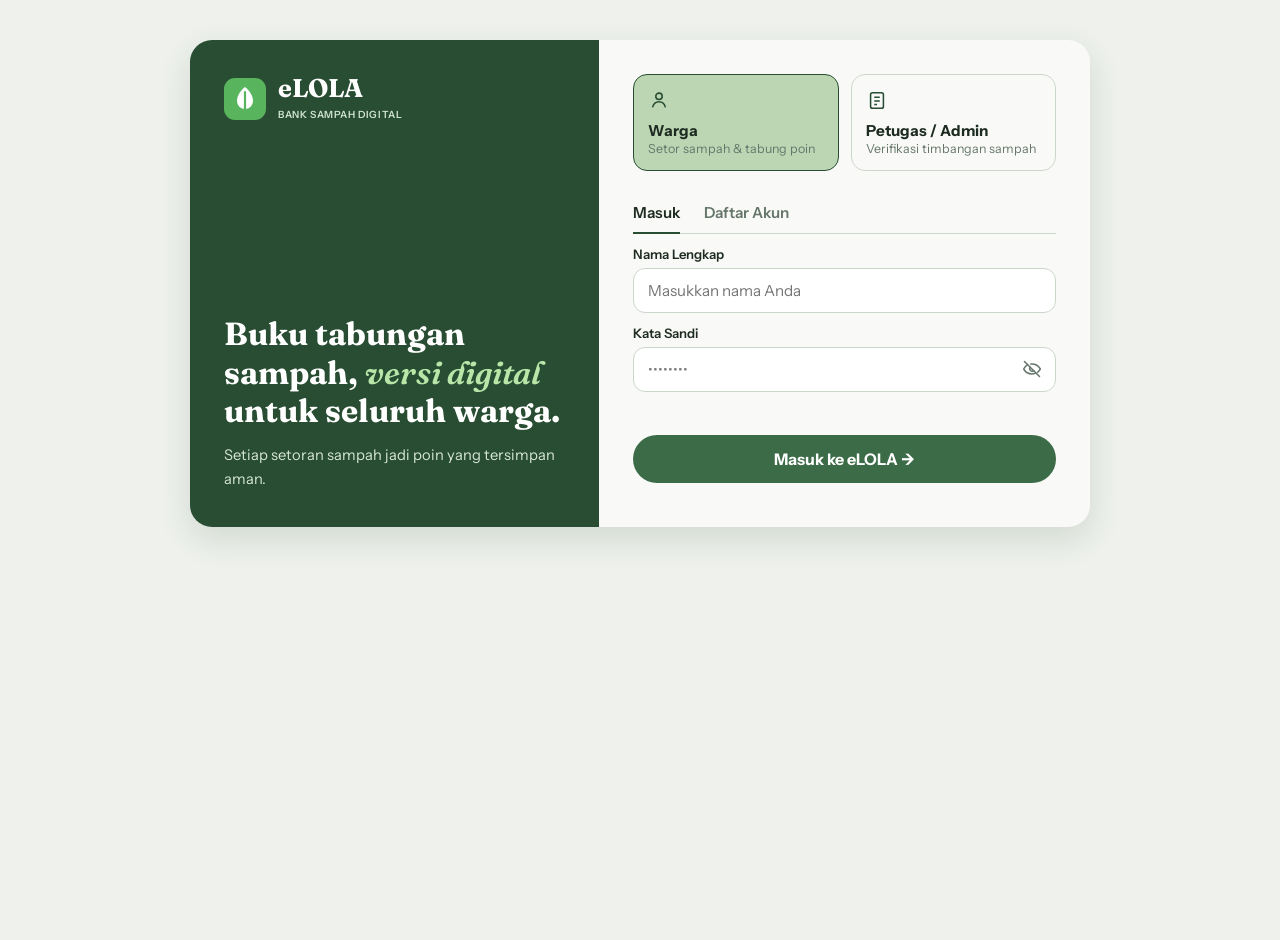
<file: index.html>
<!DOCTYPE html>
<html lang="id">
<head>
  <meta charset="UTF-8">
  <meta name="viewport" content="width=device-width, initial-scale=1">
  <title>eLOLA – Masuk & Daftar</title>
  <link rel="stylesheet" href="https://fonts.googleapis.com/css2?family=Fraunces:ital,opsz,wght@0,9..144,700;1,9..144,600&family=Instrument+Sans:wght@400;500;600;700&display=swap">
  <link rel="stylesheet" href="css/style.css">
</head>
<body>

<main class="kartu">
  <section class="kiri">
    <div class="logo">
      <svg viewBox="0 0 42 42" aria-hidden="true">
        <rect width="42" height="42" rx="11" fill="#58b45d"/>
        <path d="M21 9c-6 5-8 10-8 14a8 8 0 0 0 16 0c0-4-2-9-8-14z" fill="#fff"/>
        <path d="M21 14v17" stroke="#58b45d" stroke-width="2.2" stroke-linecap="round"/>
      </svg>
      <div><b>eLOLA</b><small>Bank Sampah Digital</small></div>
    </div>
    <div>
      <h2>Buku tabungan sampah, <em>versi digital</em> untuk seluruh warga.</h2>
      <p>Setiap setoran sampah jadi poin yang tersimpan aman.</p>
    </div>
  </section>

  <section class="kanan">
    <div class="peran" role="group">
      <button type="button" id="pWarga" class="aktif">
        <svg viewBox="0 0 24 24"><circle cx="12" cy="8" r="3.5"/><path d="M5 20c1-4 4-6 7-6s6 2 7 6"/></svg>
        <b>Warga</b><span>Setor sampah &amp; tabung poin</span>
      </button>
      <button type="button" id="pPetugas">
        <svg viewBox="0 0 24 24"><rect x="5" y="4" width="14" height="17" rx="2"/><path d="M9 9h6M9 13h6M9 17h3"/></svg>
        <b>Petugas / Admin</b><span>Verifikasi timbangan sampah</span>
      </button>
    </div>

    <div class="tab">
      <button type="button" id="tMasuk" class="aktif">Masuk</button>
      <button type="button" id="tDaftar">Daftar Akun</button>
    </div>

    <form id="fMasuk" novalidate>
      <label for="idMasuk" id="lblIdMasuk">Nama Lengkap</label>
      <input id="idMasuk" type="text" autocomplete="username" placeholder="Masukkan nama Anda">
      <label for="sMasuk">Kata Sandi</label>
      <div class="sandi">
        <input id="sMasuk" type="password" autocomplete="current-password" placeholder="••••••••">
        <button type="button" class="lihat" data-t="sMasuk">
          <svg class="mata-tutup" viewBox="0 0 24 24"><path d="M3 3l18 18"/><path d="M10.6 6.1A10.6 10.6 0 0 1 12 6c6.5 0 10 6 10 6a17 17 0 0 1-3.2 3.9M6.6 6.7C3.9 8.5 2 12 2 12s3.5 6 10 6c1.6 0 3-.4 4.3-1"/><path d="M9.9 9.9a3 3 0 0 0 4.2 4.2"/></svg>
          <svg class="mata-buka" viewBox="0 0 24 24"><path d="M2 12s3.5-6 10-6 10 6 10 6-3.5 6-10 6S2 12 2 12z"/><circle cx="12" cy="12" r="3"/></svg>
        </button>
      </div>
      <p class="pesan" id="pMasuk"></p>
      <button class="tombol" id="btnMasuk" type="submit">Masuk ke eLOLA →</button>
    </form>

    <form id="fDaftar" class="hidden" novalidate>
      <label for="nama">Nama Lengkap</label>
      <input id="nama" type="text" autocomplete="name" placeholder="Contoh: Budi Santoso">
      <label for="rt">Nomor RT</label>
      <select id="rt">
        <option value="">Pilih RT</option>
        <option value="RT 01">RT 01</option>
        <option value="RT 02">RT 02</option>
        <option value="RT 03" selected>RT 03</option>
        <option value="RT 04">RT 04</option>
        <option value="RT 05">RT 05</option>
      </select>
      <label for="sDaftar">Kata Sandi (minimal 6 karakter)</label>
      <div class="sandi">
        <input id="sDaftar" type="password" autocomplete="new-password" placeholder="••••••••">
        <button type="button" class="lihat" data-t="sDaftar">
          <svg class="mata-tutup" viewBox="0 0 24 24"><path d="M3 3l18 18"/><path d="M10.6 6.1A10.6 10.6 0 0 1 12 6c6.5 0 10 6 10 6a17 17 0 0 1-3.2 3.9M6.6 6.7C3.9 8.5 2 12 2 12s3.5 6 10 6c1.6 0 3-.4 4.3-1"/><path d="M9.9 9.9a3 3 0 0 0 4.2 4.2"/></svg>
          <svg class="mata-buka" viewBox="0 0 24 24"><path d="M2 12s3.5-6 10-6 10 6 10 6-3.5 6-10 6S2 12 2 12z"/><circle cx="12" cy="12" r="3"/></svg>
        </button>
      </div>
      <p class="pesan" id="pDaftar"></p>
      <button class="tombol" id="btnDaftar" type="submit">Buat akun eLOLA →</button>
    </form>

    <p class="bantuan" id="bantuan"></p>
  </section>
</main>

<script type="module" src="js/auth.js"></script>
</body>
</html>
</file>
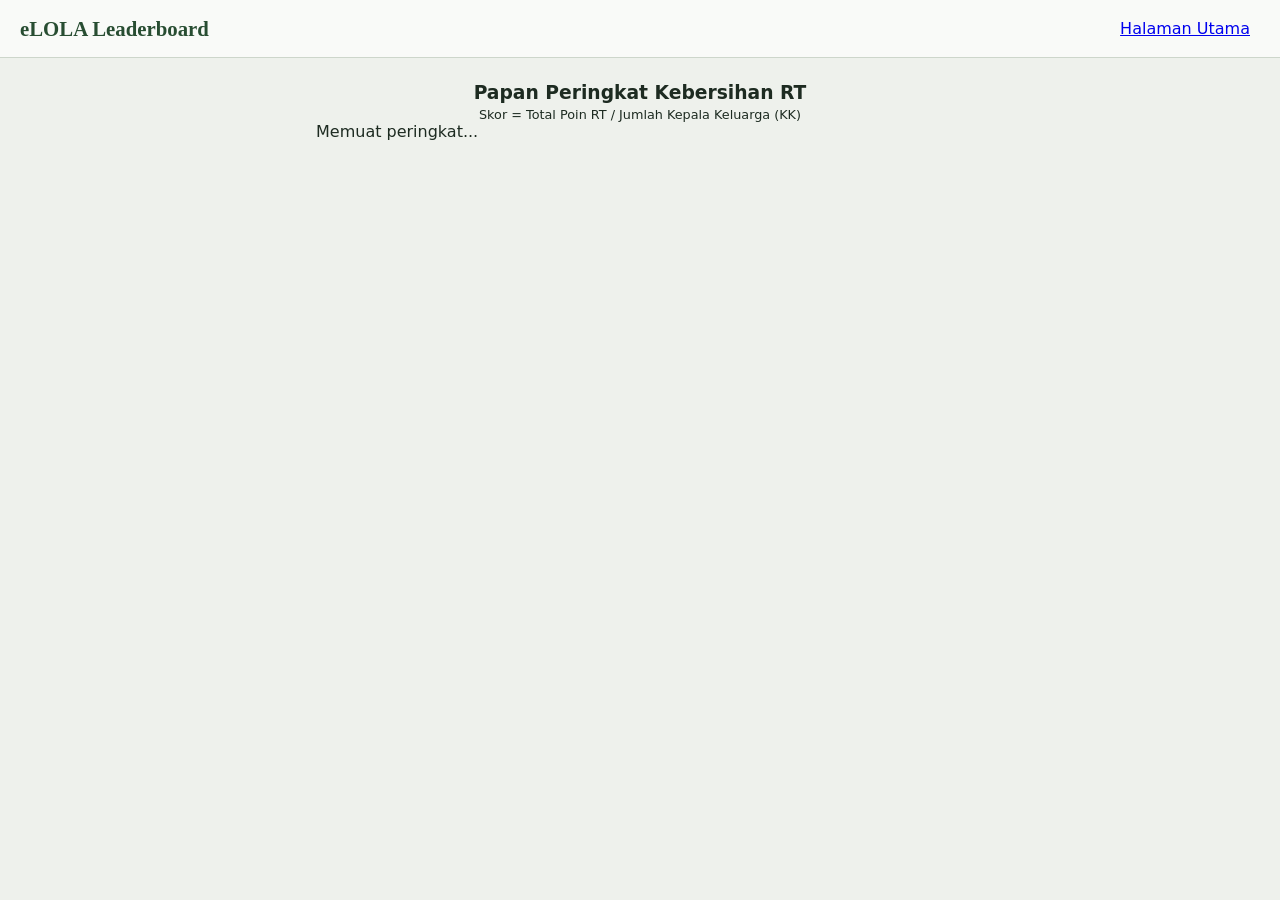
<file: peringkat.html>
<!doctype html>
<html lang="id">
  <head>
    <meta charset="UTF-8" />
    <meta name="viewport" content="width=device-width, initial-scale=1.0" />
    <title>Papan Peringkat RT - eLOLA</title>
    <link rel="stylesheet" href="css/style.css" />
  </head>
  <body>
    <div class="navbar">
      <a href="index.html" class="navbar-brand">eLOLA Leaderboard</a>
      <a href="index.html" class="btn btn-outline" style="padding: 5px 10px"
        >Halaman Utama</a
      >
    </div>

    <div class="container" style="max-width: 680px">
      <div class="card">
        <div class="card-header" style="text-align: center">
          <h3 style="color: var(--primary-dark)">
            Papan Peringkat Kebersihan RT
          </h3>
          <p
            style="
              font-size: 0.8rem;
              color: var(--text-muted);
              font-weight: normal;
              margin-top: 4px;
            "
          >
            Skor = Total Poin RT / Jumlah Kepala Keluarga (KK)
          </p>
        </div>
        <div id="podium-list">Memuat peringkat...</div>
      </div>
    </div>

    <script type="module" src="js/peringkat.js"></script>
  </body>
</html>
</file>
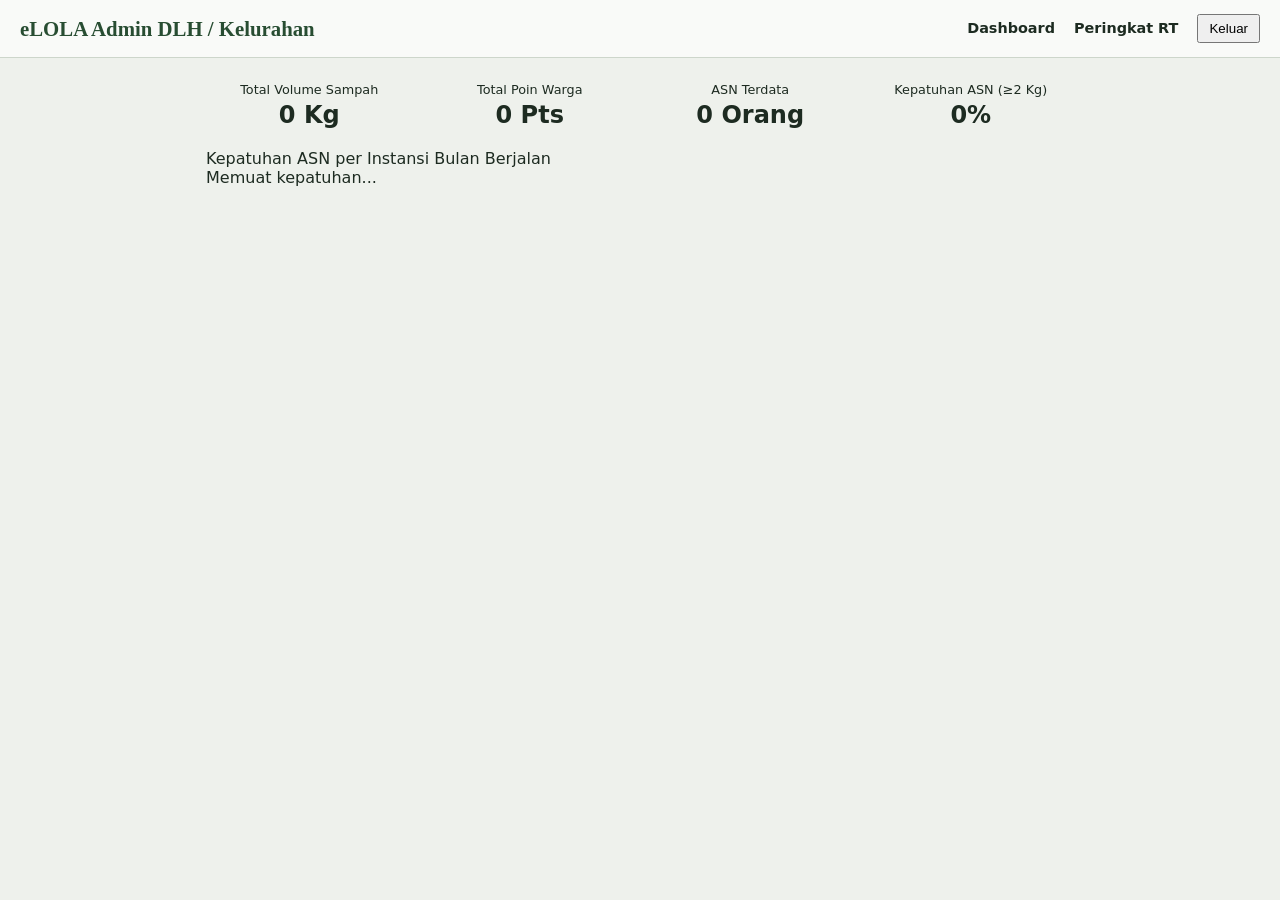
<file: admin/dashboard.html>
<!doctype html>
<html lang="id">
  <head>
    <meta charset="UTF-8" />
    <meta name="viewport" content="width=device-width, initial-scale=1.0" />
    <title>Dashboard Admin DLH - eLOLA</title>
    <link rel="stylesheet" href="../css/style.css" />
  </head>
  <body>
    <div class="navbar">
      <span class="navbar-brand">eLOLA Admin DLH / Kelurahan</span>
      <div class="nav-links">
        <a href="dashboard.html" style="color: var(--primary-dark)"
          >Dashboard</a
        >
        <a href="../peringkat.html">Peringkat RT</a>
        <button
          id="btn-logout"
          class="btn btn-danger"
          style="padding: 5px 10px"
        >
          Keluar
        </button>
      </div>
    </div>

    <div class="container">
      <div
        style="
          display: grid;
          grid-template-columns: repeat(auto-fit, minmax(180px, 1fr));
          gap: 14px;
          margin-bottom: 20px;
        "
      >
        <div class="card" style="text-align: center; margin-bottom: 0">
          <div style="font-size: 0.8rem; color: var(--text-muted)">
            Total Volume Sampah
          </div>
          <h2
            id="kpi-volume"
            style="color: var(--primary-dark); margin-top: 4px"
          >
            0 Kg
          </h2>
        </div>
        <div class="card" style="text-align: center; margin-bottom: 0">
          <div style="font-size: 0.8rem; color: var(--text-muted)">
            Total Poin Warga
          </div>
          <h2 id="kpi-poin" style="color: var(--primary-dark); margin-top: 4px">
            0 Pts
          </h2>
        </div>
        <div class="card" style="text-align: center; margin-bottom: 0">
          <div style="font-size: 0.8rem; color: var(--text-muted)">
            ASN Terdata
          </div>
          <h2 id="kpi-asn" style="color: var(--primary-dark); margin-top: 4px">
            0 Orang
          </h2>
        </div>
        <div class="card" style="text-align: center; margin-bottom: 0">
          <div style="font-size: 0.8rem; color: var(--text-muted)">
            Kepatuhan ASN (≥2 Kg)
          </div>
          <h2
            id="kpi-kepatuhan"
            style="color: var(--primary-dark); margin-top: 4px"
          >
            0%
          </h2>
        </div>
      </div>

      <div class="card">
        <div class="card-header">Kepatuhan ASN per Instansi Bulan Berjalan</div>
        <div id="asn-list">Memuat kepatuhan...</div>
      </div>
    </div>

    <script type="module" src="../js/dashboard.js"></script>
  </body>
</html>
</file>
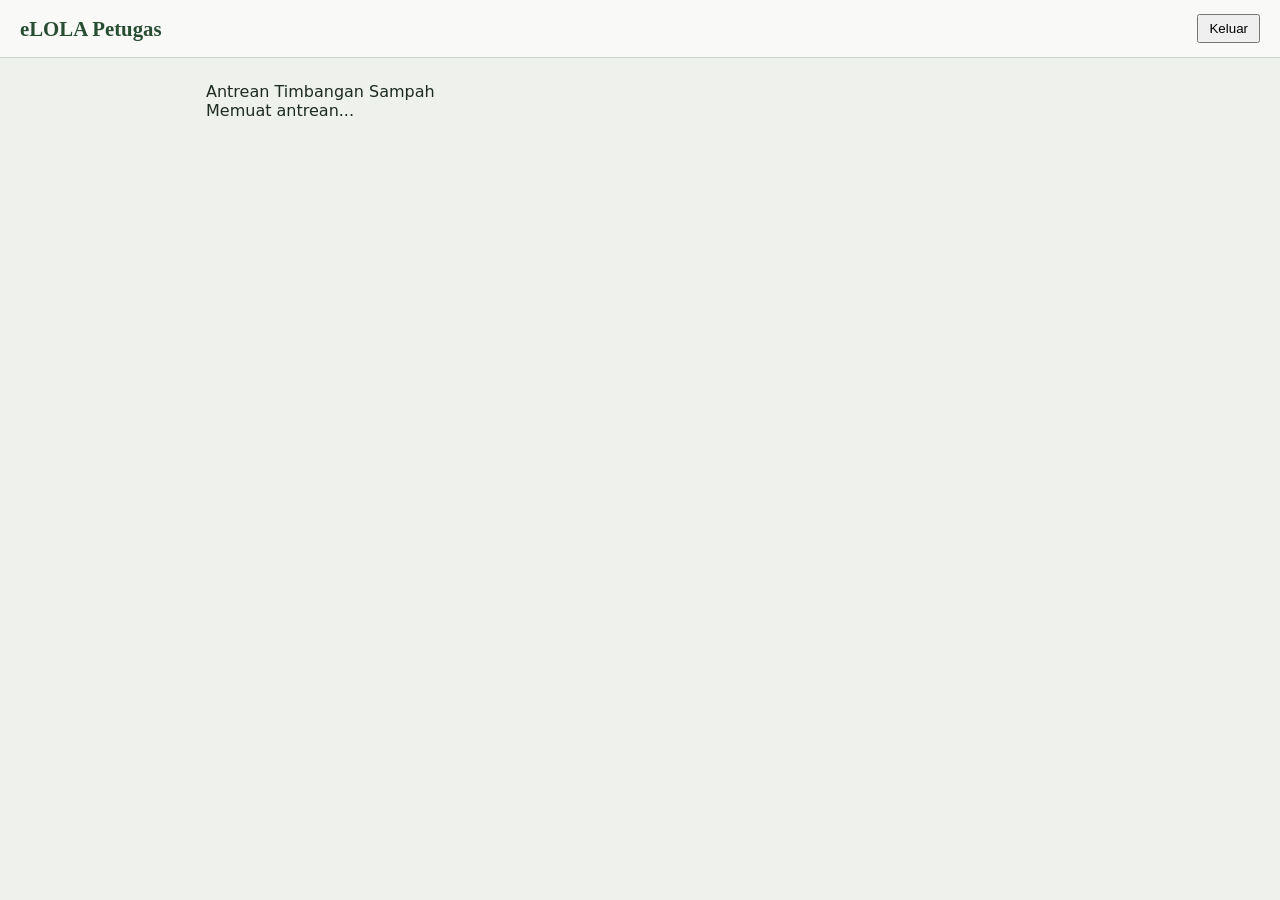
<file: petugas/verifikasi.html>
<!doctype html>
<html lang="id">
  <head>
    <meta charset="UTF-8" />
    <meta name="viewport" content="width=device-width, initial-scale=1.0" />
    <title>Verifikasi Setoran - eLOLA</title>
    <link rel="stylesheet" href="../css/style.css" />
  </head>
  <body>
    <div class="navbar">
      <span class="navbar-brand">eLOLA Petugas</span>
      <button id="btn-logout" class="btn btn-danger" style="padding: 5px 10px">
        Keluar
      </button>
    </div>

    <div class="container">
      <div class="card">
        <div class="card-header">Antrean Timbangan Sampah</div>
        <div id="antrean-list">Memuat antrean...</div>
      </div>
    </div>

    <script type="module" src="../js/verifikasi.js"></script>
  </body>
</html>
</file>
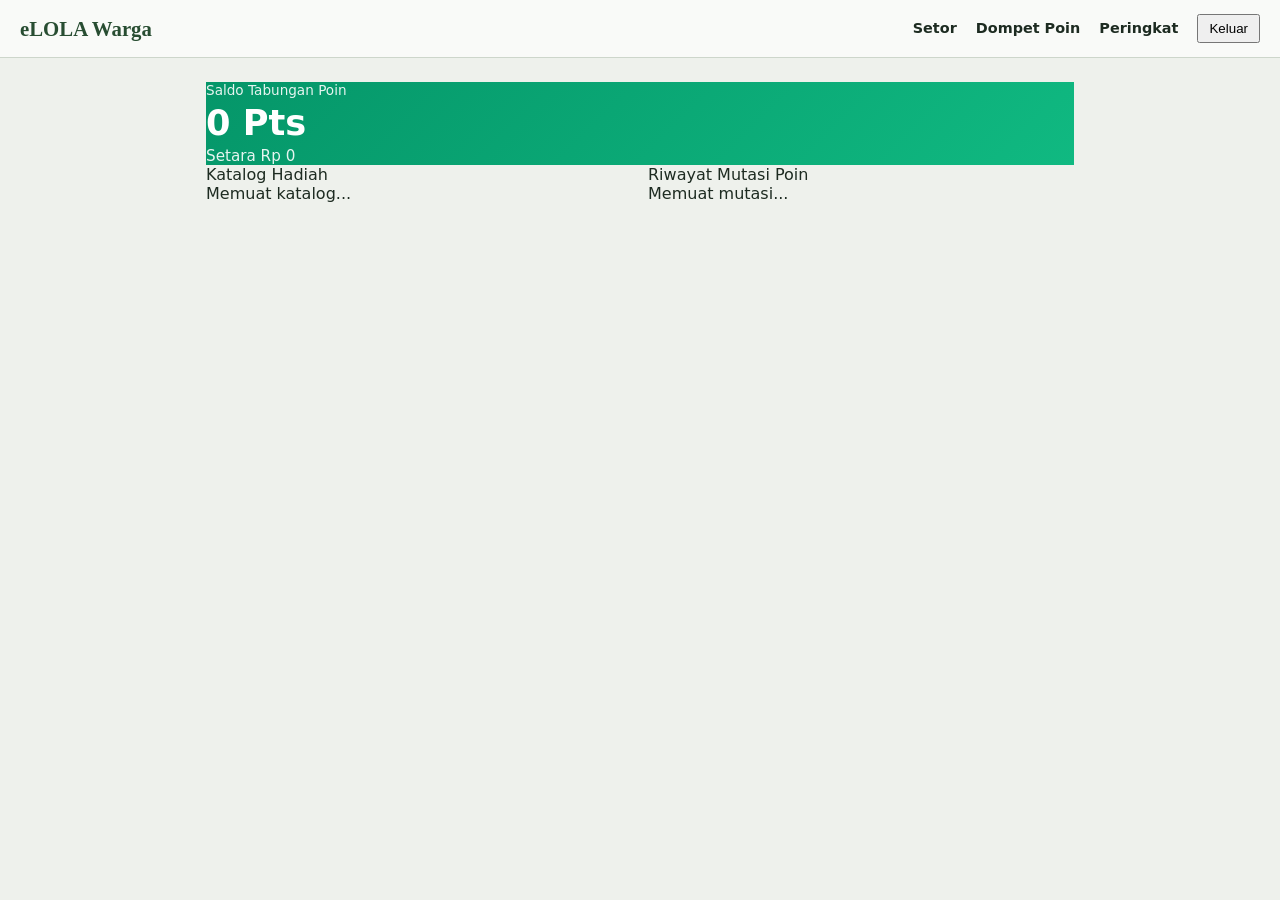
<file: warga/dompet.html>
<!doctype html>
<html lang="id">
  <head>
    <meta charset="UTF-8" />
    <meta name="viewport" content="width=device-width, initial-scale=1.0" />
    <title>Dompet Poin - eLOLA</title>
    <link rel="stylesheet" href="../css/style.css" />
  </head>
  <body>
    <div class="navbar">
      <a href="setoran.html" class="navbar-brand">eLOLA Warga</a>
      <div class="nav-links">
        <a href="setoran.html">Setor</a>
        <a href="dompet.html" style="color: var(--primary-dark)">Dompet Poin</a>
        <a href="../peringkat.html">Peringkat</a>
        <button
          id="btn-logout"
          class="btn btn-danger"
          style="padding: 5px 10px"
        >
          Keluar
        </button>
      </div>
    </div>

    <div class="container">
      <div
        class="card"
        style="
          background: linear-gradient(135deg, #059669, #10b981);
          color: white;
        "
      >
        <div style="font-size: 0.85rem; opacity: 0.9">Saldo Tabungan Poin</div>
        <h1 id="saldo-poin" style="font-size: 2.2rem; margin: 4px 0">0 Pts</h1>
        <div id="saldo-rupiah" style="font-size: 0.95rem; opacity: 0.9">
          Setara Rp 0
        </div>
      </div>

      <div class="grid-2">
        <div class="card">
          <div class="card-header">Katalog Hadiah</div>
          <div id="reward-list">Memuat katalog...</div>
        </div>

        <div class="card">
          <div class="card-header">Riwayat Mutasi Poin</div>
          <div id="riwayat-list">Memuat mutasi...</div>
        </div>
      </div>
    </div>

    <script type="module" src="../js/dompet.js"></script>
  </body>
</html>
</file>
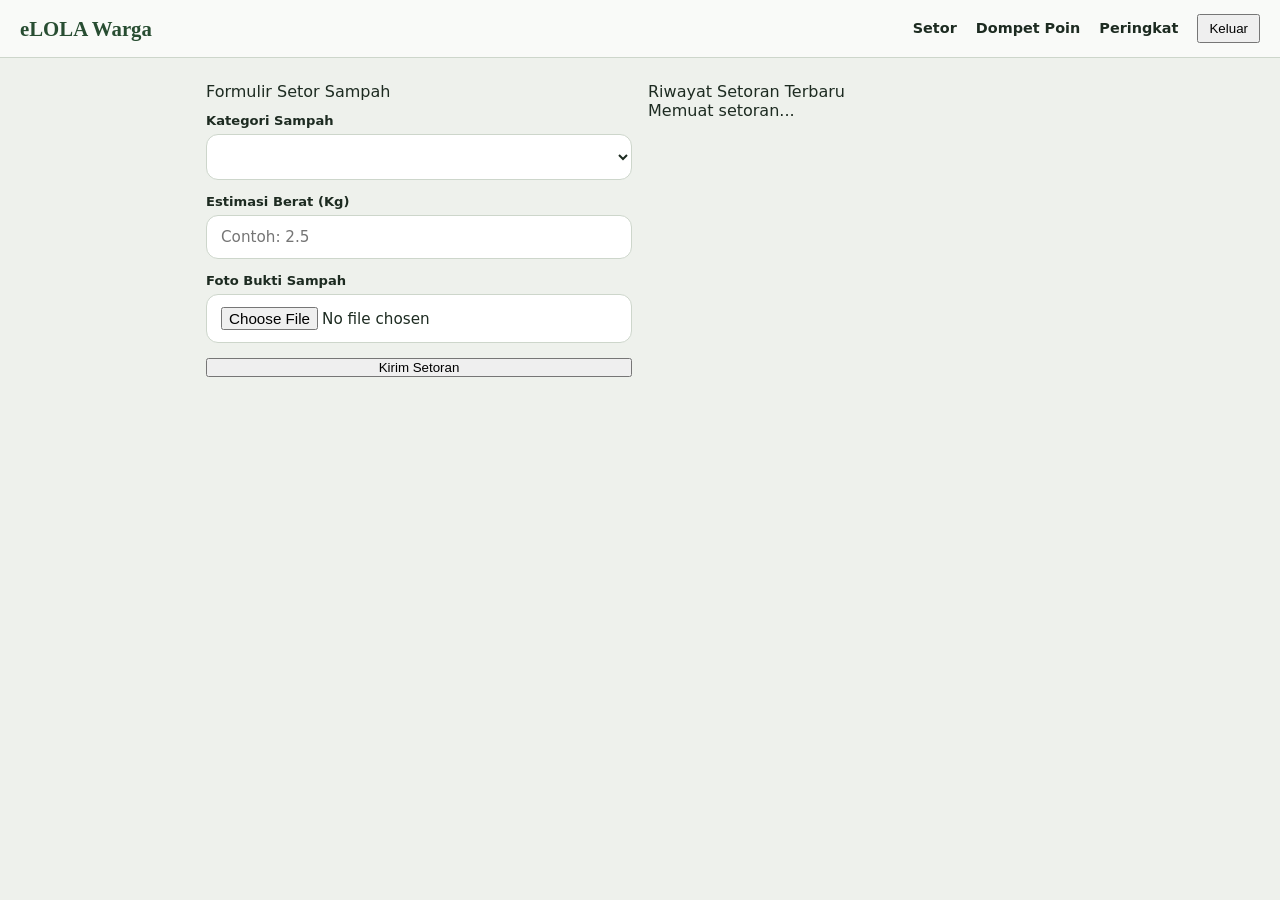
<file: warga/setoran.html>
<!doctype html>
<html lang="id">
  <head>
    <meta charset="UTF-8" />
    <meta name="viewport" content="width=device-width, initial-scale=1.0" />
    <title>Setor Sampah - eLOLA</title>
    <link rel="stylesheet" href="../css/style.css" />
  </head>
  <body>
    <div class="navbar">
      <a href="setoran.html" class="navbar-brand">eLOLA Warga</a>
      <div class="nav-links">
        <a href="setoran.html" style="color: var(--primary-dark)">Setor</a>
        <a href="dompet.html">Dompet Poin</a>
        <a href="../peringkat.html">Peringkat</a>
        <button
          id="btn-logout"
          class="btn btn-danger"
          style="padding: 5px 10px"
        >
          Keluar
        </button>
      </div>
    </div>

    <div class="container">
      <div class="grid-2">
        <div class="card">
          <div class="card-header">Formulir Setor Sampah</div>
          <form id="form-setor">
            <div class="form-group">
              <label>Kategori Sampah</label>
              <select id="kategori-select" required></select>
            </div>
            <div class="form-group">
              <label>Estimasi Berat (Kg)</label>
              <input
                type="number"
                step="0.1"
                id="estimasi-kg"
                required
                placeholder="Contoh: 2.5"
              />
            </div>
            <div class="form-group">
              <label>Foto Bukti Sampah</label>
              <input type="file" id="foto-sampah" accept="image/*" required />
            </div>
            <p
              id="est-poin-box"
              style="
                font-size: 0.9rem;
                color: var(--primary-dark);
                margin-bottom: 12px;
                font-weight: 600;
              "
            ></p>
            <button
              type="submit"
              id="btn-submit"
              class="btn btn-primary"
              style="width: 100%"
            >
              Kirim Setoran
            </button>
          </form>
        </div>

        <div class="card">
          <div class="card-header">Riwayat Setoran Terbaru</div>
          <div id="list-setoran">Memuat setoran...</div>
        </div>
      </div>
    </div>

    <script type="module" src="../js/setoran.js"></script>
  </body>
</html>
</file>
<file: css/style.css>
:root {
  --hijau-tua: #284d32;
  --hijau: #3b6b47;
  --hijau-logo: #58b45d;
  --daun: #b9e6a8;
  --sage: #bcd6b3;
  --latar: #eef1ec;
  --putih: #f9faf8;
  --teks: #1d2b21;
  --abu: #66766b;
  --garis: #cdd6cb;
  --merah: #b3261e;
  --font-judul: "Fraunces", Georgia, serif;
  --font: "Instrument Sans", system-ui, sans-serif;
}

* { box-sizing: border-box; margin: 0; padding: 0; }
body {
  font-family: var(--font); color: var(--teks); background: var(--latar);
  min-height: 100vh;
}

/* Navigasi Utama */
.navbar {
  background: var(--putih); border-bottom: 1.5px solid var(--garis);
  padding: 14px 20px; display: flex; justify-content: space-between; align-items: center;
}
.navbar-brand {
  font-family: var(--font-judul); font-size: 1.3rem; font-weight: 700;
  color: var(--hijau-tua); text-decoration: none;
}
.nav-links a {
  text-decoration: none; color: var(--teks); margin-right: 14px;
  font-weight: 600; font-size: 0.9rem;
}
.nav-links a.aktif { color: var(--hijau); }

/* Kontainer & Kartu */
.container { max-width: 900px; margin: 24px auto; padding: 0 16px; }
.kartu {
  display: grid; grid-template-columns: 5fr 6fr; width: 100%; max-width: 900px;
  border-radius: 22px; overflow: hidden; background: var(--putih);
  box-shadow: 0 12px 32px rgba(40, 77, 50, 0.14); margin: 40px auto;
}
.kiri {
  background: var(--hijau-tua); color: #fff; padding: 36px 34px;
  display: flex; flex-direction: column; justify-content: space-between; gap: 40px;
}
.logo { display: flex; align-items: center; gap: 12px; }
.logo svg { width: 42px; height: 42px; flex: none; }
.logo b { display: block; font-family: var(--font-judul); font-size: 1.6rem; line-height: 1; }
.logo small { font-size: 0.62rem; font-weight: 600; letter-spacing: 0.06em; text-transform: uppercase; color: #cfe3d0; }
.kiri h2 { font-family: var(--font-judul); font-weight: 700; font-size: 2rem; line-height: 1.2; }
.kiri h2 em { color: var(--daun); font-weight: 600; }
.kiri p { margin-top: 14px; color: #d6e6d6; font-size: 0.92rem; line-height: 1.6; }

.kanan { padding: 34px 34px 28px; }
.box-konten {
  background: var(--putih); border: 1.5px solid var(--garis);
  border-radius: 16px; padding: 20px; margin-bottom: 20px;
}
.box-header {
  font-size: 1.05rem; font-weight: 700; border-bottom: 1.5px solid var(--garis);
  padding-bottom: 8px; margin-bottom: 14px;
}

/* Form & Input */
.peran { display: grid; grid-template-columns: 1fr 1fr; gap: 12px; }
.peran button {
  text-align: left; padding: 14px; border-radius: 14px; cursor: pointer;
  border: 1.5px solid var(--garis); background: transparent; font-family: var(--font); color: var(--teks);
}
.peran button.aktif { background: var(--sage); border-color: var(--hijau-tua); }
.peran svg { width: 22px; height: 22px; stroke: var(--hijau-tua); fill: none; stroke-width: 1.7; margin-bottom: 10px; display: block; }
.peran b { display: block; font-size: 0.95rem; }
.peran span { font-size: 0.78rem; color: var(--abu); }

.tab { display: flex; gap: 24px; border-bottom: 1.5px solid var(--garis); margin: 24px 0 4px; }
.tab button {
  border: 0; background: none; padding: 8px 0 10px; font: 600 0.95rem var(--font); color: var(--abu);
  cursor: pointer; border-bottom: 2.5px solid transparent; margin-bottom: -1.5px;
}
.tab button.aktif { color: var(--teks); border-bottom-color: var(--hijau-tua); }

.form-group { margin-bottom: 14px; }
label { display: block; font-size: 0.82rem; font-weight: 600; margin: 12px 0 6px; }
input, select {
  width: 100%; padding: 12px 14px; border: 1.5px solid var(--garis); border-radius: 12px;
  font: 0.95rem var(--font); background: #fff; color: var(--teks);
}
input:focus, select:focus { outline: none; border-color: var(--hijau); box-shadow: 0 0 0 3px rgba(88, 180, 93, 0.25); }

.sandi { position: relative; }
.sandi input { padding-right: 48px; }
.lihat {
  position: absolute; right: 6px; top: 50%; transform: translateY(-50%);
  width: 36px; height: 36px; display: flex; align-items: center; justify-content: center;
  border: 0; border-radius: 50%; background: none; color: var(--abu); cursor: pointer;
}
.lihat:hover { color: var(--hijau); background: var(--latar); }
.lihat svg { width: 20px; height: 20px; fill: none; stroke: currentColor; stroke-width: 1.8; stroke-linecap: round; stroke-linejoin: round; }
.lihat .mata-buka { display: none; }
.lihat.tampil .mata-buka { display: block; }
.lihat.tampil .mata-tutup { display: none; }

.tombol {
  width: 100%; padding: 14px; border: 0; border-radius: 999px; background: var(--hijau); color: #fff;
  font: 700 1rem var(--font); cursor: pointer; transition: background 0.15s; margin-top: 10px;
}
.tombol:hover { background: var(--hijau-tua); }
.tombol:disabled { opacity: 0.6; cursor: not-allowed; }

.btn-sm {
  padding: 7px 14px; border-radius: 8px; border: 0; font-weight: 600; cursor: pointer;
  font-size: 0.85rem; font-family: var(--font); text-decoration: none;
}
.btn-sm-hijau { background: var(--hijau); color: #fff; }
.btn-sm-merah { background: var(--merah); color: #fff; }

.pesan { min-height: 1.3em; margin: 12px 0 4px; font-size: 0.86rem; color: var(--merah); }
.pesan.ok { color: var(--hijau); }
.bantuan { margin-top: 16px; font-size: 0.78rem; color: var(--abu); text-align: center; line-height: 1.5; }
.hidden { display: none; }

.badge { padding: 4px 8px; border-radius: 6px; font-size: 0.75rem; font-weight: 700; }
.badge-menunggu { background: #fef3c7; color: #b45309; }
.badge-terverifikasi { background: #d1fae5; color: #065f46; }
.badge-ditolak { background: #fee2e2; color: #991b1b; }

.dompet-banner {
  background: linear-gradient(135deg, var(--hijau-tua), var(--hijau));
  color: #fff; border-radius: 16px; padding: 22px; margin-bottom: 20px;
}
.grid-2 { display: grid; grid-template-columns: repeat(auto-fit, minmax(280px, 1fr)); gap: 16px; }

@media (max-width: 760px) {
  .kartu { grid-template-columns: 1fr; margin: 10px auto; }
  .kiri { padding: 22px 24px; gap: 0; }
  .kiri h2, .kiri p { display: none; }
  .kanan { padding: 24px 22px 24px; }
}
</file>
